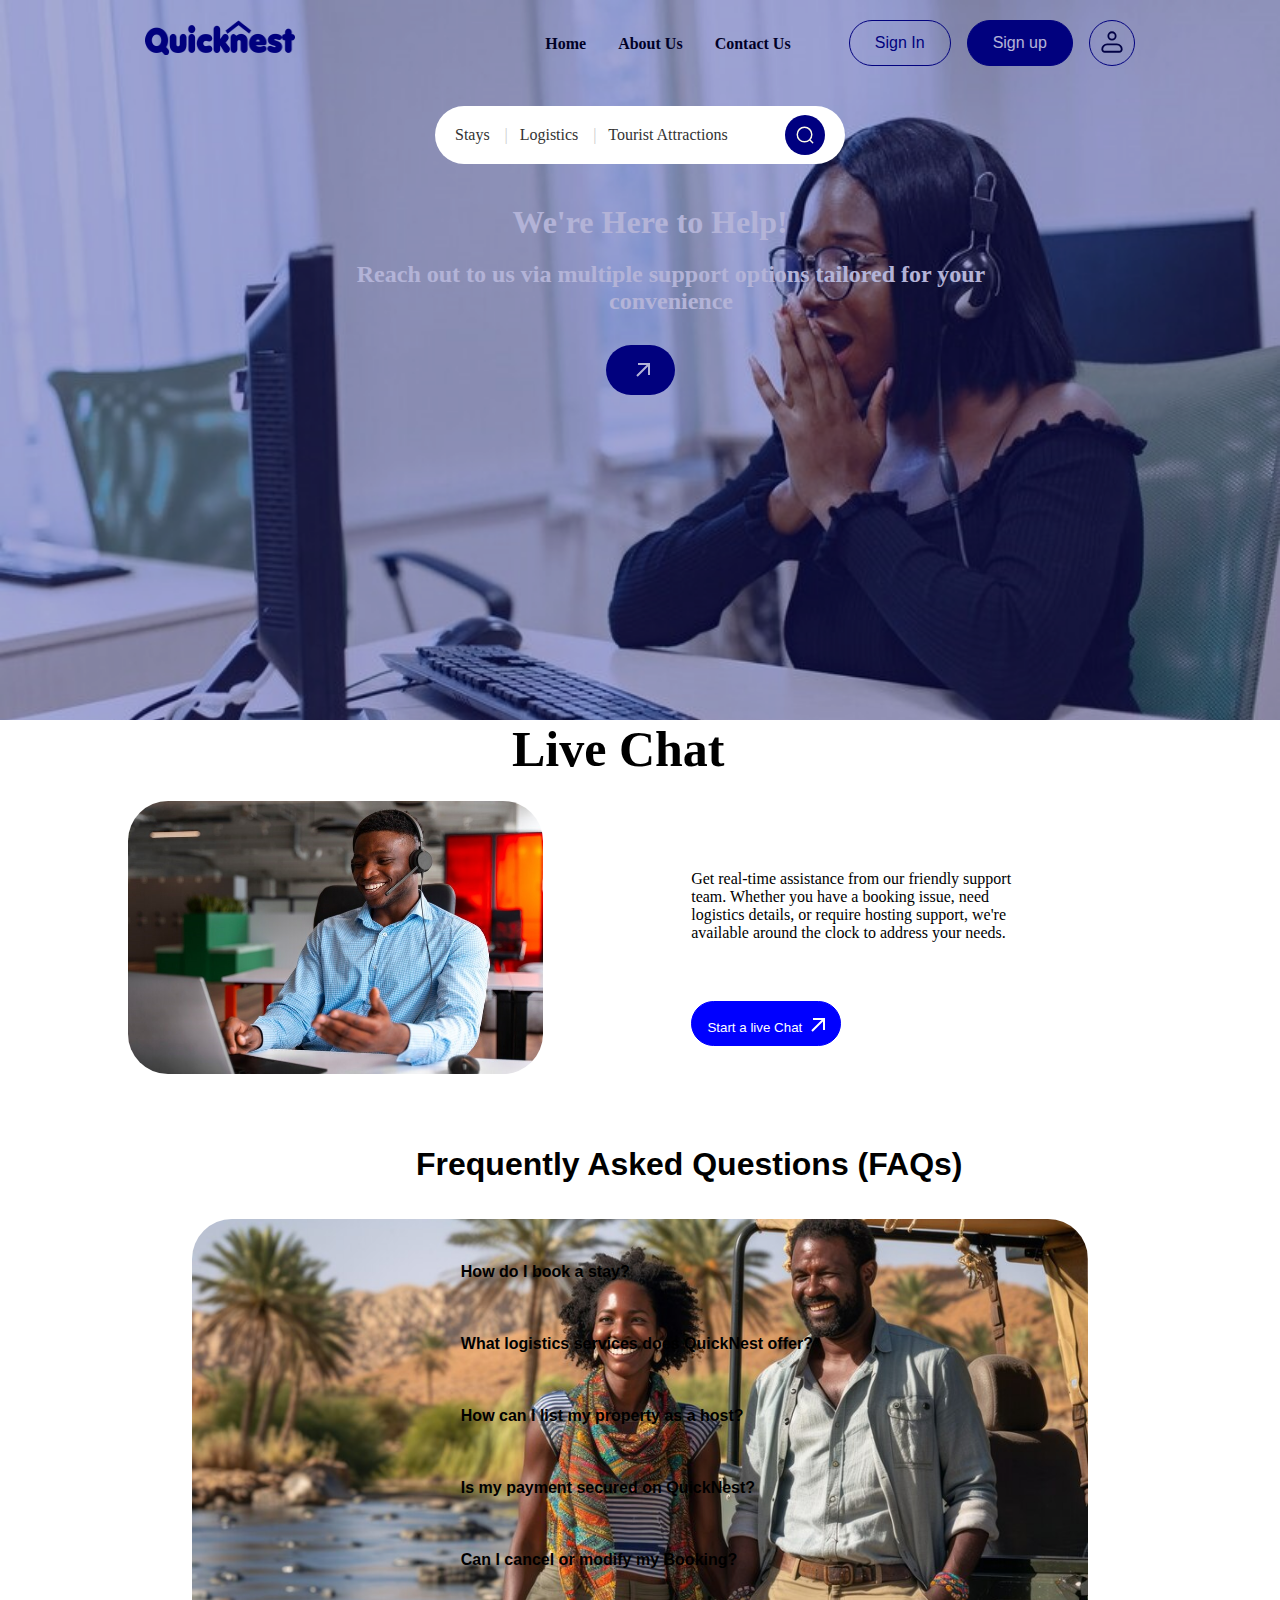
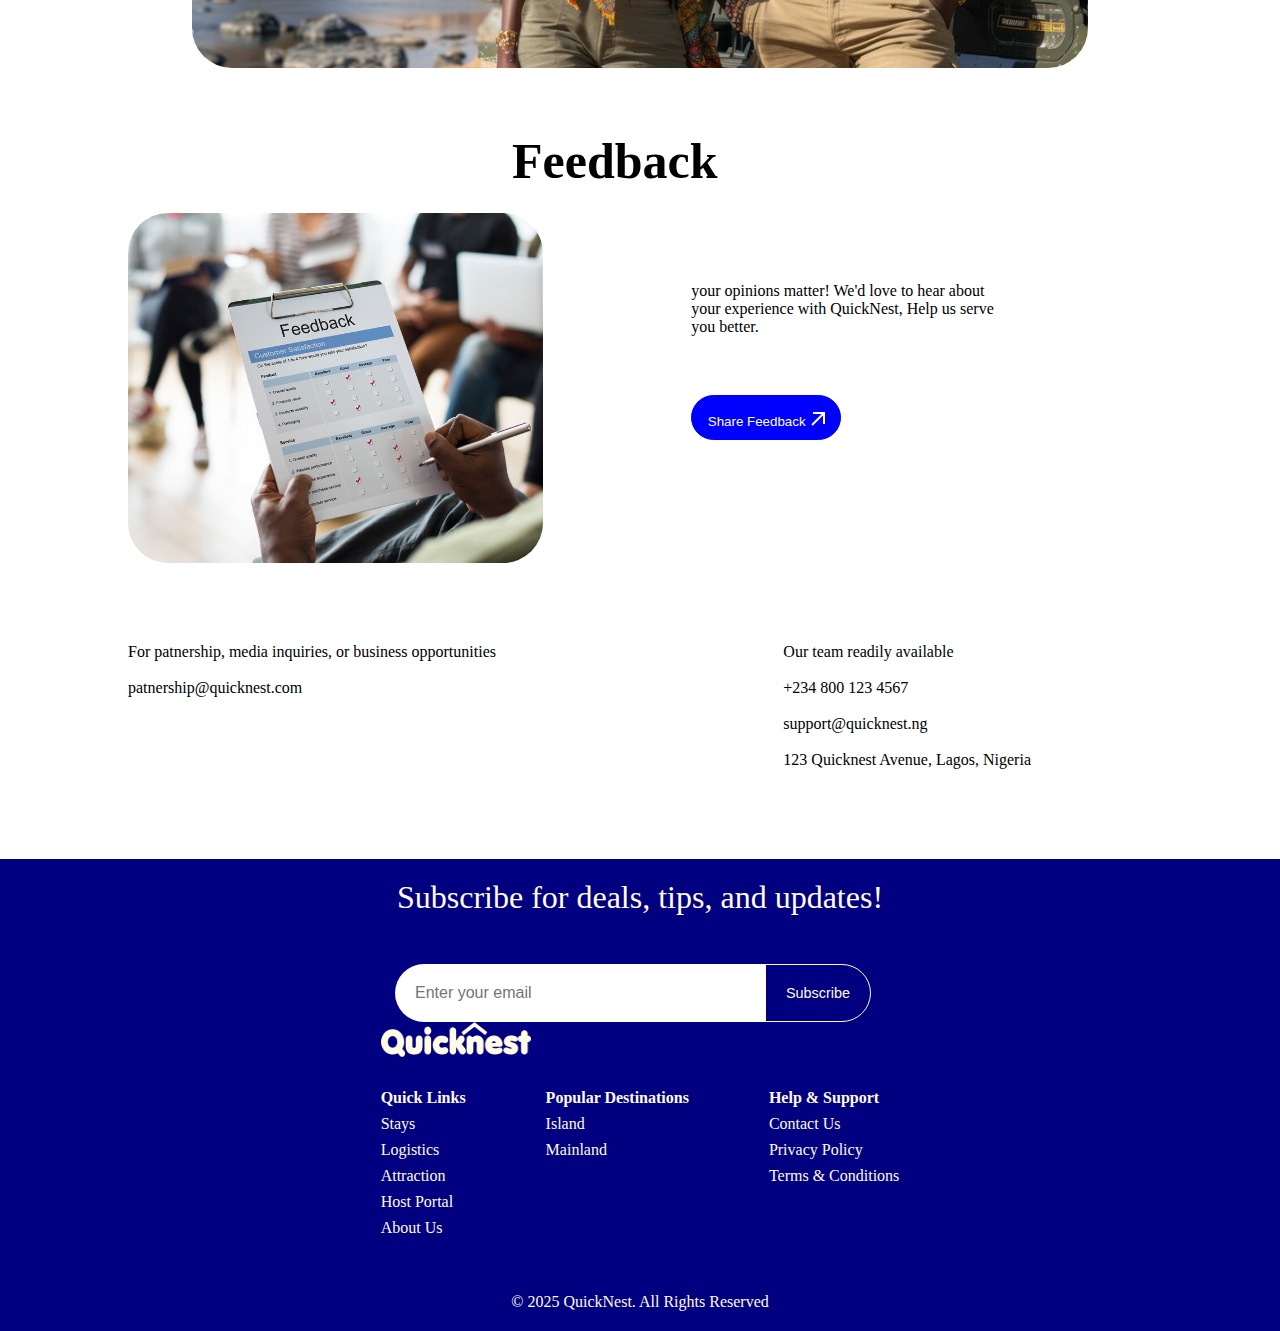
<file: contactus.html>
<!DOCTYPE html>
<html lang="en">
<head>
    <meta charset="UTF-8">
    <meta name="viewport" content="width=device-width, initial-scale=1.0">
    <link rel="stylesheet" href="contactus.css">
    <link rel="preconnect" href="https://fonts.googleapis.com">
    <link rel="preconnect" href="https://fonts.gstatic.com" crossorigin>
    <title>Document</title>
</head>
<body>
    <div class="hero-section">
        <header class="content">
            <img src="./images/image.png" alt="QuickNest logo" width="150" height="35">
            
            <div class="header-links content">
 <a href="./index.html">Home</a>
                        <a href="./About-Us/QuickNest.html">About Us</a>
                        <a href="./contactus.html">Contact Us</a>
                    </div>
        
                    <div class="header-buttons">
                        <button class="sign-in" onclick="window.location.href='./Log-in/log-in.html'">Sign In</button>
                        <button class="sign-up" onclick="window.location.href='./Sign-Up/Sign-up.html'">Sign up</button>
                <button class="acct-icon">
                    <svg width="30" height="30" viewBox="0 0 44 44" fill="none" xmlns="http://www.w3.org/2000/svg">
                    <path d="M7.71387 32.7141C7.71387 30.8197 8.46642 29.0029 9.80596 27.6634C11.1455 26.3238 12.9623 25.5713 14.8567 25.5713H29.1424C31.0368 25.5713 32.8537 26.3238 34.1932 27.6634C35.5327 29.0029 36.2853 30.8197 36.2853 32.7141C36.2853 33.6613 35.909 34.5698 35.2392 35.2395C34.5695 35.9093 33.6611 36.2856 32.7139 36.2856H11.2853C10.3381 36.2856 9.42969 35.9093 8.75991 35.2395C8.09014 34.5698 7.71387 33.6613 7.71387 32.7141Z" stroke="#00002D" stroke-width="2.67857" stroke-linejoin="round"/>
                    <path d="M21.9997 18.4282C24.9584 18.4282 27.3569 16.0297 27.3569 13.071C27.3569 10.1123 24.9584 7.71387 21.9997 7.71387C19.0411 7.71387 16.6426 10.1123 16.6426 13.071C16.6426 16.0297 19.0411 18.4282 21.9997 18.4282Z" stroke="#00002D" stroke-width="2.67857"/>
                    </svg>
                </button>
                
            </div>
        </header>

        <div class="search-bar">
            <form action="#">
                <div class="search-container">
                    <input type="text">
                    <div>Stays</div>
                    <div>Logistics</div>
                    <div>Tourist Attractions</div>
                    <svg width="30" height="30" viewBox="0 0 31 30" fill="none" xmlns="http://www.w3.org/2000/svg">
                        <path d="M21.6162 21.15L25.4662 25M24.25 14.375C24.25 16.8614 23.2623 19.246 21.5041 21.0041C19.746 22.7623 17.3614 23.75 14.875 23.75C12.3886 23.75 10.004 22.7623 8.24587 21.0041C6.48772 19.246 5.5 16.8614 5.5 14.375C5.5 11.8886 6.48772 9.50403 8.24587 7.74587C10.004 5.98772 12.3886 5 14.875 5C17.3614 5 19.746 5.98772 21.5041 7.74587C23.2623 9.50403 24.25 11.8886 24.25 14.375Z" stroke="#FFFBE6" stroke-width="1.875" stroke-linecap="round" stroke-linejoin="round"/>
                    </svg>
                </div>
            </form>
        </div>

        <div class="text-section content">
            <h1 class="help">We're Here to Help!</h1> 
       <h2 class="reach">Reach out to us via multiple support options tailored for your convenience</h2>
    
        </div>

        <div class="explore-button content">
            <button type="button"> <svg xmlns="http://www.w3.org/2000/svg" width="19" height="19" fill="white"><path d="M7 7h8.586L5.293 17.293l1.414 1.414L17 8.414V17h2V5H7v2z"/></svg></button>
        </div>

    </div>

    
    <section class="second">
        <div class="s-sec">
        <h1>Live Chat</h1>
        
        <div class="grid-container">
            <div class="grid-item1">
<img src="images/left-card-image-2.jpg" alt="" srcset="">
            </div>
            <div class="grid-item2">
                <p>Get real-time assistance from our friendly support team. Whether you have a booking issue,
                    need logistics details, or require hosting support, we're available around the clock to address your needs.
                        </p> <br> <br>
                         <button type="button">Start a live Chat <svg xmlns="http://www.w3.org/2000/svg" width="19" height="19" fill="white"><path d="M7 7h8.586L5.293 17.293l1.414 1.414L17 8.414V17h2V5H7v2z"/></svg></button> 
            </div>
        </div>
    </section>
    <section class="third">
        <h1>Frequently Asked Questions (FAQs)</h1><Br></Br>
        <div class="faq">
<h4>How do I book a stay?</h4><br><br><br>
<h4>What logistics services does QuickNest offer?</h4><br><br><br>
<h4>How can I list my property as a host?</h4><br><br><br>
<h4>Is my payment secured on QuickNest?</h4><br><br><br>
<h4>Can I cancel or modify my Booking?</h4><br><br><br>
        </div>
    </section>
    <section class="feed">
        <h1>Feedback</h1>
    <div class="grid-container">
        
        <div class="grid-item1">
<img src="images/IMG-20250104-WA0015.jpg" alt="" srcset="">
        </div>
        <div class="grid-item2">
            <p>
        your opinions matter! We'd love to hear about your experience with QuickNest, Help us serve you better. 
            </p><br> <br>
                    <button type="button"> Share Feedback<svg xmlns="http://www.w3.org/2000/svg" width="19" height="19" fill="white"><path d="M7 7h8.586L5.293 17.293l1.414 1.414L17 8.414V17h2V5H7v2z"/></svg></button>
        </div>
    </div>
          
          
          
            
        
        <div class="grid-container3">      
        <div class="grid-item3">
          <p>For patnership, media inquiries, or business opportunities</p><br>
          <p>patnership@quicknest.com</p>
        </div>
        <div class="grid-item4">


          <p>Our team readily available</p><br>
          <p>+234 800 123 4567</p><br>
          <p>support@quicknest.ng</p><br>
          <p>123 Quicknest Avenue, Lagos, Nigeria</p>
        </div> 
        </div> 

        
        

        
        
    </section>
    <footer>
        <div id="footer-heading">
            <h1>Subscribe for deals, tips, and updates!</h1>
        </div>

        <div id="subscribe">
            <input type="email" id="email-field" placeholder="Enter your email">
            <input type="button" value="Subscribe">
        </div>

        <div id="links-section">
            <div id="icon-section">
                <img src="images/footer logo.png" alt="logo" width="150" height="35">
                
                <div id="icons">
                    <span style="color: #fffbe6;">
                        <i class="fa-brands fa-x-twitter fa-lg"></i>
                    </span>

                    <span style="color: #fffbe6;">
                        <i class="fa-brands fa-linkedin-in fa-lg"></i>
                    </span>

                    <span style="color: #fffbe6;">
                        <i class="fa-brands fa-facebook fa-lg"></i>
                    </span>
                </div>
            </div>

            <div id="footer-links-section">
                
                
                <div id="first-link-section">
                    <h4>Quick Links</h4>
                    <p>Stays</p>
                    <p>Logistics</p>
                    <p>Attraction</p>
                    <p>Host Portal</p>
                    <p>About Us</p>
                </div>

                <div id="second-link-section">
                    <h4>Popular Destinations</h4>
                    <p>Island</p>
                    <p>Mainland</p>
                </div>

                <div id="third-link-section">
                    <h4>Help & Support</h4>
                    <p>Contact Us</p>
                    <p>Privacy Policy</p>
                    <p>Terms & Conditions</p>
                </div>
            </div>
        

            <p  id="copyright">&copy; 2025 QuickNest. All Rights Reserved</p>
    </footer>

   
          
</body>
</html>
</file>
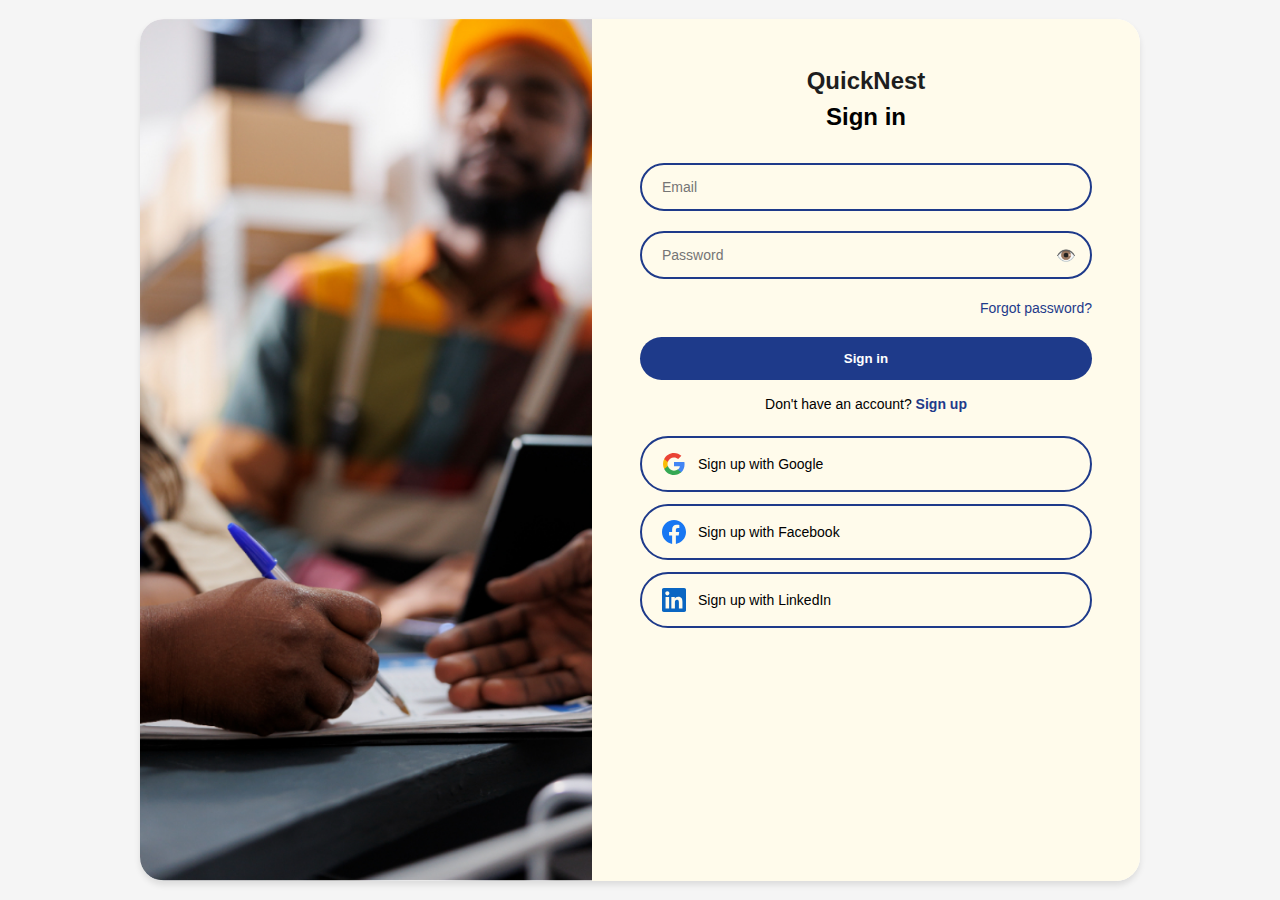
<file: Log-in/log-in.html>
<!DOCTYPE html>
<html lang="en">
<head>
    <meta charset="UTF-8">
    <meta name="viewport" content="width=device-width, initial-scale=1.0">
    <title>Sign-in</title>
    <link rel="stylesheet" href="log-in.css">
</head>
<body>
     
    <div class="container">
        <div class="image-section">
            <img src="./log-in Image/log in.png" alt="People taking selfie">
        </div>
        <div class="form-section">
            <div class="logo-section">
                <h1>QuickNest</h1>
                <h2>Sign in</h2>
            </div>

            <div class="error-message" id="errorMessage"></div>

            <form id="loginForm">
                <div class="form-container"></div>
                <div class="input-group">
                    <input type="email" id="email" placeholder="Email" required>
                </div>
                <div class="input-group">
                    <input type="password" id="password" placeholder="Password" required>
                    <span class="password-toggle" id="passwordToggle">👁️</span>
                </div>

                <div class="forgot-password">
                    <a href="#">Forgot password?</a>
                </div>

                <button type="submit" class="sign-in-btn" id="signInBtn">Sign in</button>

                <div class="signup-link">
                    Don't have an account? <a href="https://github.com/Techgiant0/QuickNest/tree/main/Sign-Up">Sign up</a>
                </div>

                <div class="social-buttons">
                    <button type="button" class="social-btn">
                        <img src="data:image/svg+xml,%3Csvg xmlns='http://www.w3.org/2000/svg' width='24' height='24' viewBox='0 0 24 24'%3E%3Cpath fill='%234285F4' d='M22.56 12.25c0-.78-.07-1.53-.2-2.25H12v4.26h5.92c-.26 1.37-1.04 2.53-2.21 3.31v2.77h3.57c2.08-1.92 3.28-4.74 3.28-8.09z'/%3E%3Cpath fill='%2334A853' d='M12 23c2.97 0 5.46-.98 7.28-2.66l-3.57-2.77c-.98.66-2.23 1.06-3.71 1.06-2.86 0-5.29-1.93-6.16-4.53H2.18v2.84C3.99 20.53 7.7 23 12 23z'/%3E%3Cpath fill='%23FBBC05' d='M5.84 14.09c-.22-.66-.35-1.36-.35-2.09s.13-1.43.35-2.09V7.07H2.18C1.43 8.55 1 10.22 1 12s.43 3.45 1.18 4.93l2.85-2.22.81-.62z'/%3E%3Cpath fill='%23EA4335' d='M12 5.38c1.62 0 3.06.56 4.21 1.64l3.15-3.15C17.45 2.09 14.97 1 12 1 7.7 1 3.99 3.47 2.18 7.07l3.66 2.84c.87-2.6 3.3-4.53 6.16-4.53z'/%3E%3C/svg%3E" alt="Google">
                        <span>Sign up with Google</span>
                    </button>
                    <button type="button" class="social-btn">
                        <img src="data:image/svg+xml,%3Csvg xmlns='http://www.w3.org/2000/svg' width='24' height='24' viewBox='0 0 24 24'%3E%3Cpath fill='%231877F2' d='M24 12.073c0-6.627-5.373-12-12-12s-12 5.373-12 12c0 5.99 4.388 10.954 10.125 11.854v-8.385H7.078v-3.47h3.047V9.43c0-3.007 1.792-4.669 4.533-4.669 1.312 0 2.686.235 2.686.235v2.953H15.83c-1.491 0-1.956.925-1.956 1.874v2.25h3.328l-.532 3.47h-2.796v8.385C19.612 23.027 24 18.062 24 12.073z'/%3E%3C/svg%3E" alt="Facebook">
                        <span>Sign up with Facebook</span>
                    </button>
                    <button type="button" class="social-btn">
                        <img src="data:image/svg+xml,%3Csvg xmlns='http://www.w3.org/2000/svg' width='24' height='24' viewBox='0 0 24 24'%3E%3Cpath fill='%230A66C2' d='M20.447 20.452h-3.554v-5.569c0-1.328-.027-3.037-1.852-3.037-1.853 0-2.136 1.445-2.136 2.939v5.667H9.351V9h3.414v1.561h.046c.477-.9 1.637-1.85 3.37-1.85 3.601 0 4.267 2.37 4.267 5.455v6.286zM5.337 7.433c-1.144 0-2.063-.926-2.063-2.065 0-1.138.92-2.063 2.063-2.063 1.14 0 2.064.925 2.064 2.063 0 1.139-.925 2.065-2.064 2.065zm1.782 13.019H3.555V9h3.564v11.452zM22.225 0H1.771C.792 0 0 .774 0 1.729v20.542C0 23.227.792 24 1.771 24h20.451C23.2 24 24 23.227 24 22.271V1.729C24 .774 23.2 0 22.222 0h.003z'/%3E%3C/svg%3E" alt="LinkedIn">
                        <span>Sign up with LinkedIn</span>
                    </button>
                </div>
            </form>
        </div>
    </div>
    <script src="https://code.jquery.com/jquery-3.6.4.min.js"></script>
    <script src="log-in.js"></script>
</body>
</html>
</file>
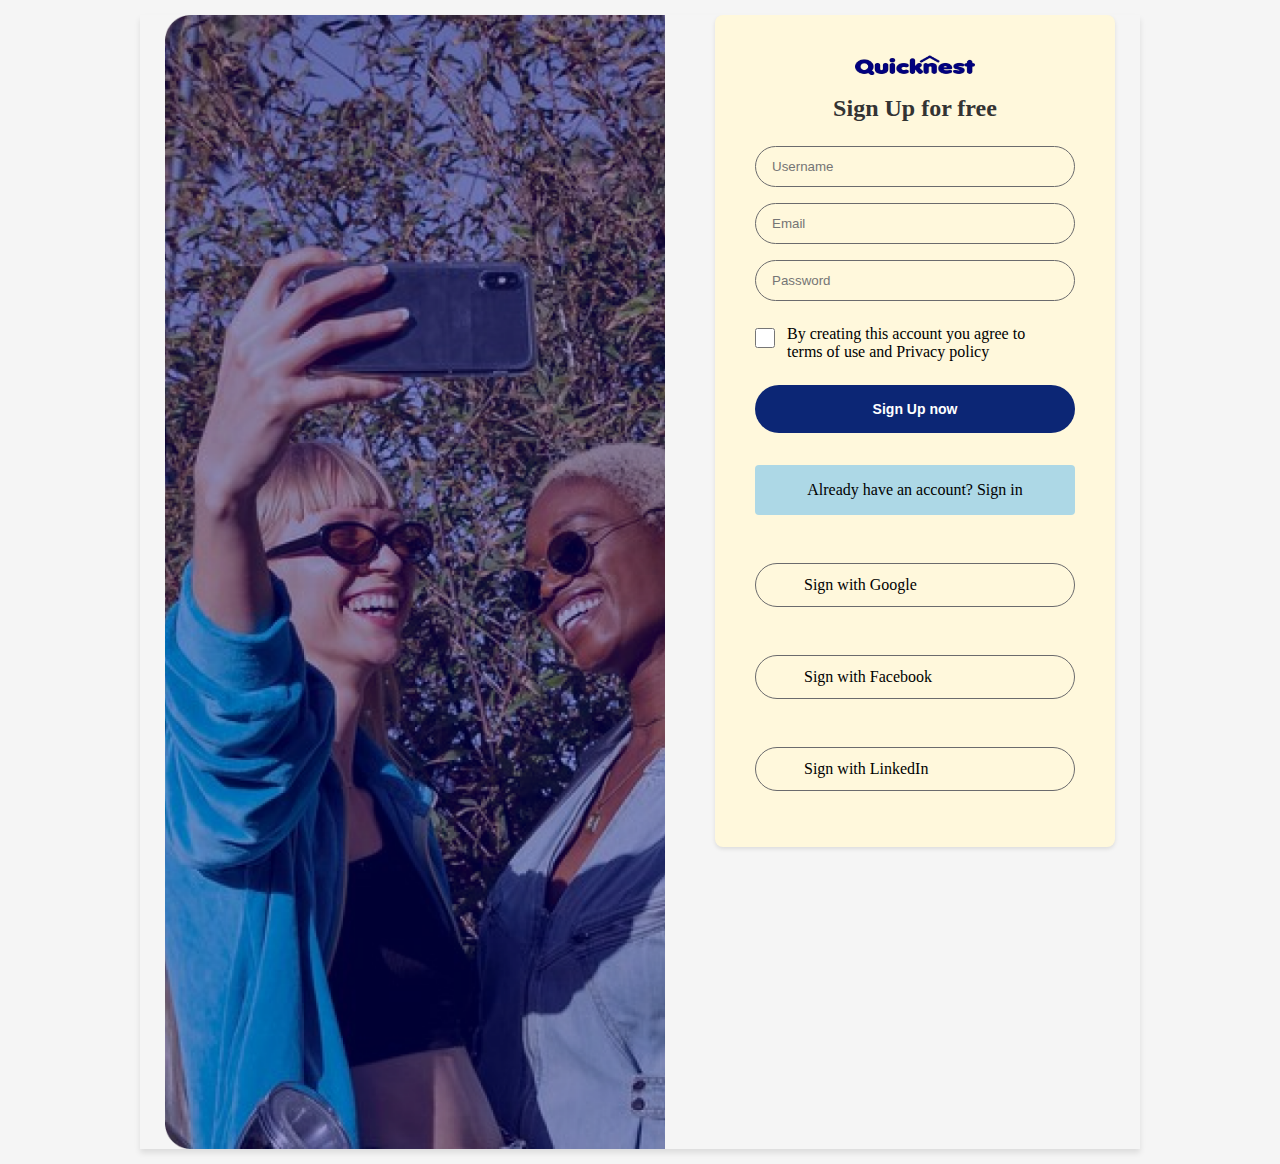
<file: Sign-Up/Sign-up.html>
<!DOCTYPE html>
<html lang="en">
<head>
    <meta charset="UTF-8">
    <meta name="viewport" content="width=device-width, initial-scale=1.0">
    <title>Sign Up</title>
    <link rel="stylesheet" href="sign-up.css">
    <link rel="stylesheet" href="https://cdnjs.cloudflare.com/ajax/libs/font-awesome/6.7.0/css/all.min.css" integrity="sha512-9xKTRVabjVeZmc+GUW8GgSmcREDunMM+Dt/GrzchfN8tkwHizc5RP4Ok/MXFFy5rIjJjzhndFScTceq5e6GvVQ==" crossorigin="anonymous" referrerpolicy="no-referrer" /> 
</head>
<body>
</head>
<body>
    <div class="main-container">
        <div>
            <img src="./QuickNest image 2/Signup.png" alt="Signup" class="img">
        </div>
        <div class="container">
            <div>
                <img src="./QuickNest image 2/logo.png" alt="logo" class="logo">
                <h2>Sign Up for free</h2>
            </div>
            <form id="signupForm" class="form">
                <div id="error-message"></div>
                 <input type="text" placeholder="Username" name="username" id="username" required>
                <input type="email" placeholder="Email" name="email" id="email" required>
                <div class="eye">
                    <input type="password" placeholder="Password" name="password" required id="password">
                    <i class="fa fa-eye-slash" id="eye-toggle"></i>
                </div>
                <div class="agree">
                    <input type="checkbox" name="terms" required id="termsCheckbox">
                    <p>By creating this account you agree to <br>terms of use and Privacy policy</p>
                </div>
                <button type="submit">
                    <span class="spinner"></span>
                    <span class="button-text">Sign Up now</span>
                </button>
                <p class="acct">Already have an account? <a href="#">Sign in</a></p>
                <div class="social">
                    <i class="fab fa-google"></i>
                    <a href="#">Sign with Google</a>
                </div>
                <div class="social">
                    <i class="fab fa-facebook"></i>
                    <a href="#">Sign with Facebook</a>
                </div>
                <div class="social">
                    <i class="fab fa-linkedin"></i>
                    <a href="#">Sign with LinkedIn</a>
                </div>
            </form>
        </div>
    </div>
    <script src="https://code.jquery.com/jquery-3.6.4.min.js"></script>
    <script src="sign-up.js"></script>
</body>
</html>
</file>
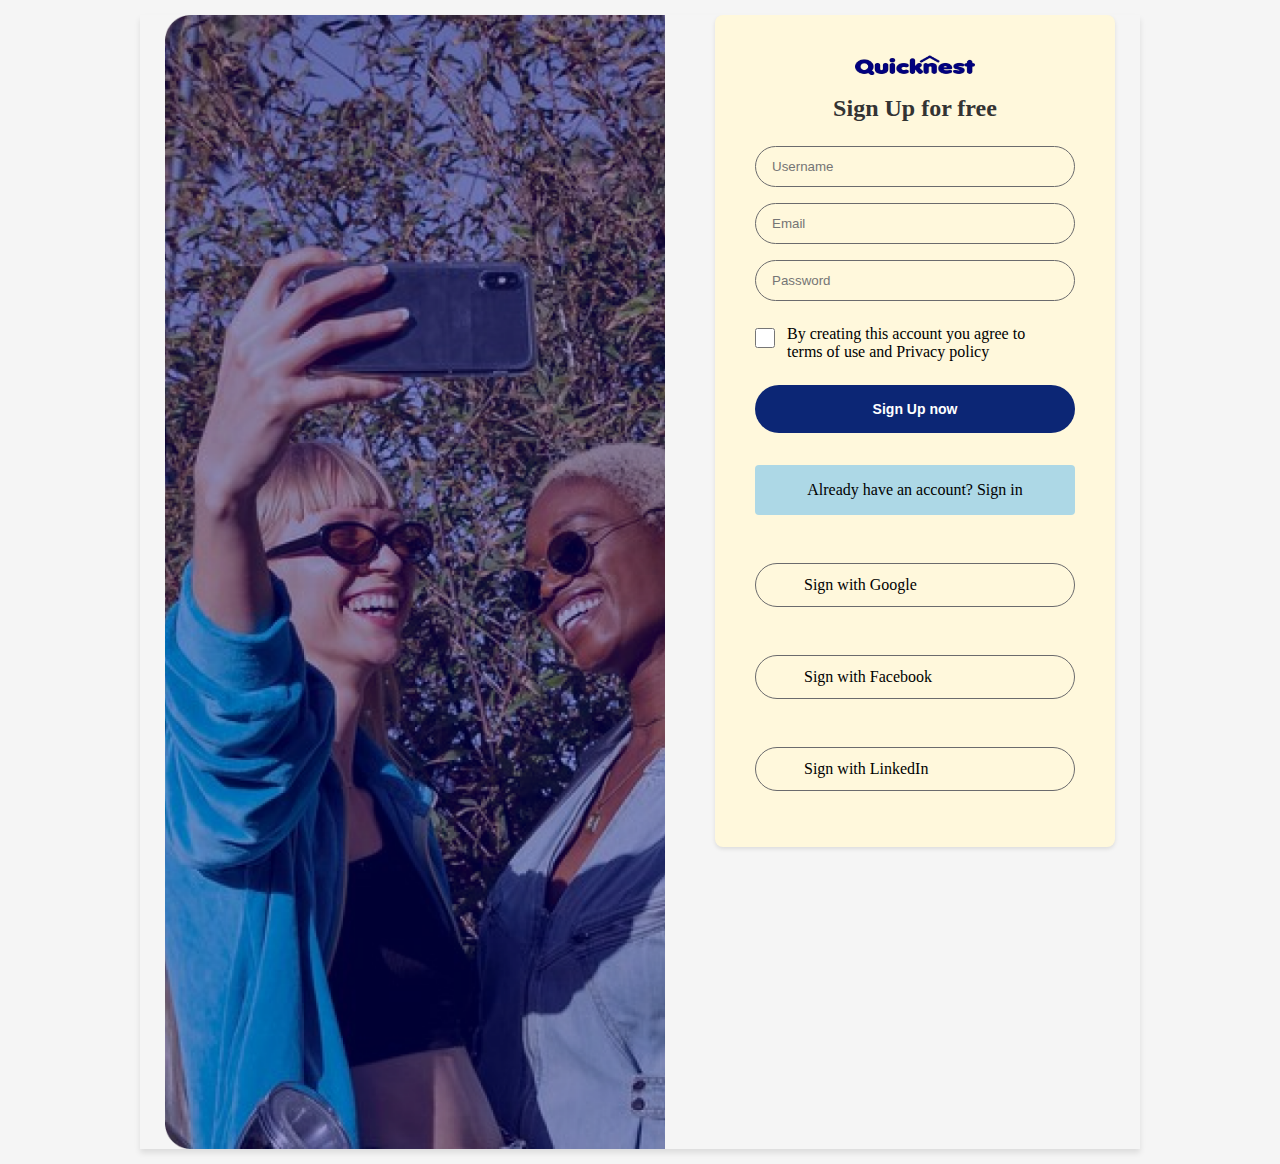
<file: TechCrush Capstone Projest/Sign-Up/Sign-up.html>
<!DOCTYPE html>
<html lang="en">
<head>
    <meta charset="UTF-8">
    <meta name="viewport" content="width=device-width, initial-scale=1.0">
    <title>Sign Up</title>
    <link rel="stylesheet" href="sign-up.css">
    <link rel="stylesheet" href="https://cdnjs.cloudflare.com/ajax/libs/font-awesome/6.7.0/css/all.min.css" integrity="sha512-9xKTRVabjVeZmc+GUW8GgSmcREDunMM+Dt/GrzchfN8tkwHizc5RP4Ok/MXFFy5rIjJjzhndFScTceq5e6GvVQ==" crossorigin="anonymous" referrerpolicy="no-referrer" /> 
</head>
<body>
</head>
<body>
    <div class="main-container">
        <div>
            <img src="./QuickNest image 2/Signup.png" alt="Signup" class="img">
        </div>
        <div class="container">
            <div>
                <img src="./QuickNest image 2/logo.png" alt="logo" class="logo">
                <h2>Sign Up for free</h2>
            </div>
            <form id="signupForm" class="form">
                <div id="error-message"></div>
                 <input type="text" placeholder="Username" name="username" required>
                <input type="email" placeholder="Email" name="email" required>
                <div class="eye">
                    <input type="password" placeholder="Password" name="password" required id="password">
                    <i class="fa fa-eye-slash" id="eye-toggle"></i>
                </div>
                <div class="agree">
                    <input type="checkbox" name="terms" required id="termsCheckbox">
                    <p>By creating this account you agree to <br>terms of use and Privacy policy</p>
                </div>
                <button type="submit">
                    <span class="spinner"></span>
                    <span class="button-text">Sign Up now</span>
                </button>
                <p class="acct">Already have an account? <a href="#">Sign in</a></p>
                <div class="social">
                    <i class="fab fa-google"></i>
                    <a href="#">Sign with Google</a>
                </div>
                <div class="social">
                    <i class="fab fa-facebook"></i>
                    <a href="#">Sign with Facebook</a>
                </div>
                <div class="social">
                    <i class="fab fa-linkedin"></i>
                    <a href="#">Sign with LinkedIn</a>
                </div>
            </form>
        </div>
    </div>
    <script src="sign-up.js"></script>
</body>
</html>
</file>
<file: contactus.css>
*{
    padding: 0;
    margin: 0;
    box-sizing: border-box;
}


.s-sec h1{
    
    font-size: 50px;
    margin-left: 40%;

}
.third{
    font-family: Verdana, Geneva, Tahoma, sans-serif;
    margin-left: 15%;
    margin-right: 15%;
}
.faq{
    background-image:  url("images/IMG-20250104-WA0027.jpg");
    background-size: cover;
    background-repeat: no-repeat;
    background-position: center;
    border-radius: 40px;
    
    padding-top: 5%;
    padding-bottom: 5%;
    padding-left: 30%;
}
.third h1 {
    margin-left: 25%;
}

.feed img{
    width: 70%;
    height:70% ;
    border-radius: 40px;
    position: relative;
    margin-right: 10%;
    
}

body{
  font-family: "Montserrat", serif;
  font-optical-sizing: auto;
  font-style: normal;
  overflow-x: hidden;
}

.hero-section{
    position: relative;
    padding: 20px;
    height: 80vh;
    margin: 0 auto;
    background-image: url("images/IMG-20250104-WA0013.jpg");
    background-size: cover;
    background-repeat: no-repeat;
    
    
    

}

.hero-section::before {
    content: '';
    position: absolute;
    top: 0;
    left: 0;
    width: 100%;
    height: 100%;
    background-color: rgba(2, 2, 124, 0.3); 
    z-index: 1;
}




header{
    display: flex;
    justify-content: space-around;
}

.header-links{
    display: flex;
    margin-top: 15px;
    gap: 2rem;
    margin-right: -12rem;
}

.header-links > a{
    font-weight: 600;
    text-decoration: none;
}

.header-links > a:link{
    color: #000000;
    background-color: transparent;
}

.header-links > a:visited{
    color: #000080;
    background-color: transparent;
}

.header-links > a:hover{
    color: blue;
    transition: 0.5s;
    background-color: transparent;
}

.header-links > a:active{
    color: #0707a3;
    background-color: transparent;
}

.header-buttons{
    display: flex;
    gap: 1rem;
}

.header-buttons > .sign-in{
    padding: 13px 25px; 
    font-size: 1rem;
    border: 1px solid #000080;
    color: #000080;
    background-color: transparent;
    border-radius: 30px;
    transition: 0.3s;
}

.header-buttons > .sign-in:hover{
    background-color: #000080;
    color:white;
    cursor: pointer;
}

.header-buttons > .sign-up{
    padding: 13px 25px;
    font-size: 1rem;
    border: 1px solid #000080;
    color: white;
    background-color: #000080;
    border-radius: 30px;
    transition: 0.3s;
}

.header-buttons > .sign-up:hover{
    background-color: #000099;
    color:white;
    cursor: pointer;
}

.acct-icon{
    border-radius: 50%;
    padding: 5px 7px;
    background-color: transparent;
    border: 1px solid #000080;
    transition: 0.3s;
}

.acct-icon:hover{
    background-color: #000080;
    cursor: pointer;
}

.search-bar {
    max-width: 450px;
    margin: 40px auto;
    padding: 0 20px;
}
  
.search-bar form {
    position: relative;
    z-index: 10;
}
  
.search-container {
    background-color: white;
    border-radius: 30px;
    padding: 5px 5px;
    display: flex;
    align-items: center;
}
  
.search-container input {
    border: none;
    outline: none;
    padding: 15px 0;
    font-size: 16px;
    width: 0;
}
  
.search-container div {
    padding: 0 15px;
    font-size: 16px;
    color: #333;
    position: relative;
}

.search-container div:not(:last-of-type)::after {
    content: "|";
    position: absolute;
    right: -3px;
    color: #ccc;
}
  
.search-container svg {
    position: absolute;
    right: 20px;
    top: 50%;
    transform: translateY(-50%);
    width: 40px;
    height: 40px;
    padding: 8px;
    background-color: #000080;
    border-radius: 50%;
    cursor: pointer;
    transition: background-color 0.3s ease;
}
  
.search-container svg:hover {
    background-color: #333;
}

.text-section{
    text-align: center;
    display: flex;
    flex-direction: column;
    justify-content: center;
    align-items: center;
}

.text-section h1{
    color: white;
    margin-left: 20px;
}

.text-section h2{
    color: white;
    /* font-weight:600 ; */
    margin-top: 20px;
    width: 60%;
    margin-left:5%;
}

.explore-button{
    display: flex;
    justify-content: center;
    margin: 30px 0;
}
.grid-container{
    display: grid;
    grid-template-columns: 1fr 1fr ;
    grid-gap:10% ;
    margin: 0 10%;
}
.grid-item1 img{
width: 90%;
height: 90%;
border-radius: 40px;
margin-top: 5%;
}

.grid-item2 p{
width: 70%;
margin-top: 20%;
}
.grid-item2 button{
    background-color: blue;
    color: white;
    border:1px solid blue;
    margin-top: 5%;
    height: 45px;
    width: 150px;
    border-radius:30px ;
    cursor: pointer;
}
.grid-item4{
    margin-left: 20%;
}
.grid-container3{
    display: grid;
    grid-template-columns: 1fr 1fr ;
    grid-gap:10% ;
    margin: 0 10%;
    margin-top: 5%;
}
.third{
    margin-top: 5%;
}
.feed{
    margin-top: 5%;
    margin-bottom: 7%;
}
.feed h1 {
    margin-left: 40%;
    font-size: 50px;
}
.mobile{
    visibility: hidden;
}

footer{
    background-color: #000080;
    display: flex;
    justify-content: center;
    align-items: center;
    flex-direction: column;
    padding: 20px;
}

#footer-heading{
    text-align: center;
    color: #fffbe6;
    width: 40%;
    margin-bottom: 3rem;
}

#footer-heading h1{
    font-weight: 500;
}

#subscribe{
    position: relative;
    
}

#email-field{
    border: none;
    padding: 20px;
    outline: none;
    width: 400px;
    font-size: 16px;
    border-top-left-radius: 30px;
    border-bottom-left-radius: 30px;
    margin-left: -90px;
}

input[type='button']{
    padding: 20px;
    position: relative;
    left:280px;
    bottom: 0px ;
    background-color: #000080;
    color: #fffbe6;
    border: 1px solid #fffbe6;
    border-top-right-radius: 30px;
    border-bottom-right-radius: 30px;
    font-size: 0.9rem;
    cursor: pointer;
    transition: 0.3s;
}

input[type='button']:hover{
    background-color: #000099;
}

#links-section footer{
    background-color: #000080;
    display: flex;
    justify-content: center;
    align-items: center;
    flex-direction: column;
    padding: 20px;
}

#footer-heading{
    text-align: center;
    color: #fffbe6;
    width: 40%;
    margin-bottom: 3rem;
}

#footer-heading h1{
    font-weight: 500;
}

#subscribe{
    position: relative;
}

#email-field{
    border: none;
    padding: 20px;
    outline: none;
    width: 400px;
    font-size: 16px;
    border-top-left-radius: 30px;
    border-bottom-left-radius: 30px;
    margin-left: -90px;
}

input[type='button']{
    padding: 20px;
    position: absolute;
    background-color: #000080;
    color: #fffbe6;
    border: 1px solid #fffbe6;
    border-top-right-radius: 30px;
    border-bottom-right-radius: 30px;
    font-size: 0.9rem;

    display: flex;
    justify-content: center;
    gap: 15rem;
    margin-top: 5rem;
}

#icon-section{
    display: flex;
    flex-direction: column;
    gap: 1.5rem;
    margin-bottom: .5rem;
}


#icons{
    display: flex;
    gap: 2rem;
    
}

#first-link-section{
    color: #fffbe6;
}

#first-link-section > p{
    margin-bottom: .5rem;
    font-weight: 200;
}

#first-link-section > h4{
    margin-bottom: .5rem;
}

#second-link-section{
    color: #fffbe6;
}

#second-link-section > p{
    margin-bottom: .5rem;
    font-weight: 200;
}

#second-link-section > h4{
    margin-bottom: .5rem;
}

#third-link-section{
    color: #fffbe6;
}

#third-link-section > p{
    margin-bottom: .5rem;
    font-weight: 200;
}

#third-link-section > h4{
    margin-bottom: .5rem;
}

#footer-links-section{
    display: flex;
    gap: 5rem;
}

#copyright{
    color: #fffbe6;
    font-weight: 200;
    text-align: center;
    margin-top: 3rem;
}
.explore-button{
    display: flex;
    justify-content: center;
    margin: 30px 0;

}

.explore-button button{
    background-color: #000080;
    border: none;
    padding: 13px 25px;
    color: white;
    border-radius: 30px;
    font-size: 20px;
    transition: 0.3s;
}

.explore-button button:hover{
    background-color: #000099;
    color: whitesmoke;
    cursor: pointer;
}

  
  
   
  
  @media(width <= 768px) {
   
.search-container {
    position: relative;
    right: 10%;
}
.grid-container{
    grid-template-columns: unset;
}
.header-buttons{
    visibility: hidden;
    flex: none;

}
.header-links{
    visibility: hidden;
    flex: none;
}
body {
  
   
  align-items: center;
  align-content: center; 
}
.faq{
align-items: start;
    border-radius: 0;
    width: 140%;
    position: relative;
right: 21%; 
}

.third h4{
  width: 120%;
  position:relative ;
  right: 25%;
  font-size: 12px;
 
}
.search-container{
    width: 310px;
    padding: 5px 0;
    
}


  
.search-container div {
    padding: 0 10px;
    font-size: 16px;
    color: #333;
    position: relative;
    
    
}
.search-bar {
    max-width: 450px;
    margin: 0px auto;
    padding: 0 20px;
    margin-right: -100px;
}
.text-section h2{
    font-size: 15px;
    width: 100%;



}
.text-section h1 {
    font-size: 31px;
    margin-top: 10px;
}
.hero-section img{
    margin-right: 50%;
    width: 20px;
    height: 20px;
    position: absolute;
}
.mobile{
 visibility: visible; 
 
 margin-right: 30%; 
}
.search-container input {
    border: none;
    outline: none;
    padding: 15px 0;
    font-size: 10px;
    width: 0;
    
    
}


.s-sec h1{
    position: relative;
    font-size: 30px;
    right:40px ;
    margin-bottom: 20px;
    margin-top: 20px;
    

}
.s-sec img{
    
    width: 110%;
    height: 110%;
    position: relative;
    right: 5%;
    
}
.s-sec p {
   margin-left: 10%;
   width: 90%; 
   margin-bottom: 40%;
}
.grid-item2 button {
    position: relative;
    bottom: 30%;
    width: 80%;
    margin-left: 10%;
}
.feed h1{
    position: relative;
    right: 15%;
    font-size: 40px;
}
.feed img {
    width: 110%;
    height: 110%;
    margin-right: 20%;
    position: relative;
    right: 5%;
}
.grid-item2 p {
    width: 100%;
    margin-bottom: 10%;
}
.grid-item2 button {
    margin-top: 20%;
}
.grid-container3{
    grid-template-columns: none;
}
.grid-item4 p{
   margin-right: 30%; 
   width: 90%;
}
.grid-item3 p {
    width: 100%;
    margin-left: 12%;
}
.grid-item4{
    margin-right: 5%;
}
.search-container svg {
    width: 30px;
    height: 30px;
    position: relative;
    left: 0px;
    top: 15px;
}
.hero-section img {
    width: 100px;
    height: 30px;
    top: 10px;
    left: 5px;
}
.hero-section{
    background-size:auto;
    background-repeat: no-repeat;
}
#icon-section img {
    position: relative;
    top: 20%;
}
#links-section{
    display: flex;
    gap: 2rem;
    flex-direction: column;
}

#footer-links-section{
    display: flex;
    flex-direction: column;
    gap: 2rem !important;
}

#footer-heading{
    text-align: center;
    color: #fffbe6;
    width: 80%;
    margin-bottom: 3rem;
}

#first-link-section{
    text-align: center;
    color: #fffbe6;
}

#first-link-section > p{
    text-align: center;
    margin-bottom: .5rem;
    font-weight: 200;
}

#first-link-section > h4{
    margin-bottom: .5rem;
}

#second-link-section{
    text-align: center;
    color: #fffbe6;
}

#second-link-section > p{
    text-align: center;
    margin-bottom: .5rem;
    font-weight: 200;
}

#second-link-section > h4{
    margin-bottom: .5rem;
}

#third-link-section{
    text-align: center;
    color: #fffbe6;
}

#third-link-section > p{
    text-align: center;
    margin-bottom: .5rem;
    font-weight: 200;
}

#third-link-section > h4{
    margin-bottom: .5rem;
}

#footer-links-section{
    display: flex;
    gap: 5rem;
}

#icon-section{
    display: flex;
    flex-direction: column;
    align-items: center;
    gap: 1.5rem;
}

#subscribe{
    display: flex;
    justify-content: center;
    align-items: center;
    margin-bottom: 3rem;
}

#email-field{
    border: none;
    padding: 20px;
    outline: none;
    width: 300px;
    font-size: 16px;
    border-radius: 30px;
    margin-left: 0;
}

input[type='button']{
    padding: 15px 30px;
    background-color: #000080;
    color: #fffbe6;
    border: 1px solid #fffbe6;
    border-radius: 30px;
    font-size: 0.9rem;
    cursor: pointer;
    transition: 0.3s;
    margin-top: 9rem;
}
#icon-section img {
    left: 5%;
    top: 20px;
}
#subscribe{
  display: none;  
}

      
}
</file>
<file: Log-in/log-in.css>
*{
    margin: 0;
    padding: 0;
    box-sizing: border-box;
    font-family: Arial, sans-serif;
}

body {
    min-height: 100vh;
    display: flex;
    align-items: center;
    justify-content: center;
    background-color: #f5f5f5;
    padding: 1rem;
}

.container {
    width: 100%;
    max-width: 1000px;
    display: flex;
    background: white;
    border-radius: 24px;
    overflow: hidden;
    box-shadow: 0 4px 6px rgba(0, 0, 0, 0.1);
}

.image-section {
    flex: 1;
    position: relative;
    display: none;
}

.image-section img {
    width: 100%;
    height: 100%;
    object-fit: cover;
}

.form-section {
    flex: 1;
    padding: 2.5rem;
    background-color: #FFFBEB;
}

.logo-section {
    text-align: center;
    margin-bottom: 2rem;
}

.logo-section h1 {
    color: #1E1E1E;
    font-size: 1.5rem;
    font-weight: bold;
    margin-bottom: 0.5rem;
}

.input-group {
    margin-bottom: 1.25rem;
    position: relative;
}

.input-group input {
    width: 100%;
    padding: 0.875rem 1.25rem;
    border: 2px solid #1e3a8a;
    border-radius: 50px;
    background: transparent;
    outline: none;
    font-size: 0.875rem;
}

.input-group input:focus {
    box-shadow: 0 0 0 2px rgba(30, 58, 138, 0.1);
}

.password-toggle {
    position: absolute;
    right: 1rem;
    top: 50%;
    transform: translateY(-50%);
    cursor: pointer;
    color: #666;
}

.forgot-password {
    text-align: right;
    margin-bottom: 1.25rem;
}

.forgot-password a {
    color: #1e3a8a;
    text-decoration: none;
    font-size: 0.875rem;
}

.sign-in-btn {
    width: 100%;
    padding: 0.875rem;
    background: #1e3a8a;
    color: white;
    border: none;
    border-radius: 50px;
    cursor: pointer;
    font-weight: bold;
    margin-bottom: 1rem;
}

.sign-in-btn:hover {
    background: #1e40af;
}

.sign-in-btn:disabled {
    opacity: 0.7;
    cursor: not-allowed;
}

.signup-link {
    text-align: center;
    margin-bottom: 1.5rem;
    font-size: 0.875rem;
}

.signup-link a {
    color: #1e3a8a;
    text-decoration: none;
    font-weight: bold;
}

.social-buttons {
    display: flex;
    flex-direction: column;
    gap: 0.75rem;
}

.social-btn {
    display: flex;
    align-items: center;
    gap: 0.75rem;
    padding: 0.875rem 1.25rem;
    border: 2px solid #1e3a8a;
    border-radius: 50px;
    background: transparent;
    cursor: pointer;
    font-size: 0.875rem;
}

.social-btn:hover {
    background: rgba(30, 58, 138, 0.05);
}

.social-btn img {
    width: 24px;
    height: 24px;
}

.error-message {
    background: #fee2e2;
    color: #dc2626;
    padding: 0.75rem;
    border-radius: 8px;
    margin-bottom: 1rem;
    font-size: 0.875rem;
    display: none;
}

@media (min-width: 768px) {
    .image-section {
        display: block;
    }

    .container {
        min-height: 600px;
    }

    .form-section {
        padding: 3rem;
    }
}
</file>
<file: Sign-Up/sign-up.css>
* {
    margin: 0;
    padding: 0;
    box-sizing: border-box;
}

body {
    background-color: #f5f5f5;
    min-height: 100vh;
    display: flex;
    align-items: center;
    justify-content: center;
    padding: 15px;
}

.main-container {
    display: flex;
    align-items: center;
    justify-content: center;
    overflow: hidden;
    width: 100%;
    max-width: 1000px;
    box-shadow: 0 4px 6px rgba(0, 0, 0, 0.1);
}

.img {
    max-width: 500px;
    height: auto;
    display: none; /* Hidden by default on smaller screens */
    margin-bottom: 2rem;
}

.container {
    width: 100%;
    max-width: 400px;
    background-color: cornsilk;
    text-align: center;
    padding: 2.5rem;
    font-size: medium;
    border-radius: 8px;
    box-shadow: 0 2px 4px rgba(0, 0, 0, 0.1);
}

.logo {
    height: 20px;
    width: 120px;
    margin-bottom: 1rem;
}

h2 {
    margin-bottom: 1.5rem;
    color: #333;
}

.form {
    display: flex;
    flex-direction: column;
    gap: 1rem;
}

#error-message {
    color: #dc2626;
    background-color: #fee2e2;
    padding: 0.75rem;
    border-radius: 4px;
    margin-bottom: 1rem;
    display: none;
}

input[type="text"],
input[type="email"] {
    width: 100%;
    padding: 0.75rem 1rem;
    border: 1px solid #6b6b6d;
    border-radius: 50px;
    background-color: cornsilk;
    outline: none;
    transition: border-color 0.2s;
}

input[type="text"]:focus,
input[type="email"]:focus {
    border-color: #2563eb;
}

.eye {
    display: flex;
    align-items: center;
    border: 1px solid #6b6b6d;
    padding: 0.75rem 1rem;
    border-radius: 50px;
     background-color: cornsilk;
    transition: border-color 0.2s;
    overflow: hidden; /* Prevents border issues when focused */
}

 .eye:focus-within {
   border-color: #2563eb;
}
input[type="password"] {
    flex: 1;
    border: none;
    background: none;
    outline: none;
    padding-right: 0.5rem;
   
}


.fa-eye-slash,
.fa-eye {
    font-size: 18px;
    cursor: pointer;
    color: #6b6b6d;
}


.agree {
    display: flex;
    align-items: flex-start;
    gap: 0.75rem;
    text-align: left;
    margin: 0.5rem 0;
}

 input[type="checkbox"] {
    width: 20px;
    height: 20px;
    margin-top: 0.2rem;
}


button[type="submit"] {
    color: white;
    font-size: 14px;
    background-color: rgb(12, 38, 117);
    padding: 1rem;
    border-radius: 40px;
    width: 100%;
    border: none;
    outline: none;
    font-weight: bold;
    cursor: pointer;
    transition: background-color 0.2s;
}

button[type="submit"]:hover {
    background-color: rgb(9, 28, 88);
}


button[type="submit"]:disabled {
    opacity: 0.7;
    cursor: not-allowed;
}

.social {
    display: flex;
    align-items: center;
    gap: 1.5rem;
    padding: 0.75rem 1.5rem;
    border: 1px solid #6b6b6d;
    border-radius: 50px;
    margin: 1rem 0;
    transition: background-color 0.2s;
    cursor: pointer;
}

.social:hover {
    background-color: #f8f8f8;
}

.social i {
    font-size: 1.5rem;
}

.fa-google { color: #ea4335; }
.fa-facebook { color: #1877f2; }
.fa-linkedin { color: #0a66c2; }

a {
    text-decoration: none;
    color: inherit;
    font-weight: 500;
}

p.acct {
    background-color: lightblue;
    padding: 1rem;
    border-radius: 4px;
    margin: 1rem 0;
}

       /* Media query for larger screens */
@media (min-width: 768px) {
    .main-container {
flex-direction: row; /* Change to row for larger screens */
 align-items: flex-start;
justify-content: space-around; /* space out elements */
    }
    .img {
display: block; /* Show the image */
margin-bottom: 0;
    }
     .container {
  width: 400px;
      }
}

/* Loading spinner */
.spinner {
    display: inline-block;
    width: 1rem;
    height: 1rem;
    border: 2px solid #fff;
    border-radius: 50%;
    border-top-color: transparent;
    animation: spin 0.6s linear infinite;
    margin-right: 0.5rem;
    display: none;
}

@keyframes spin {
    to { transform: rotate(360deg); }
}
</file>
<file: TechCrush Capstone Projest/Sign-Up/sign-up.css>
* {
    margin: 0;
    padding: 0;
    box-sizing: border-box;
}

body {
    background-color: #f5f5f5;
    min-height: 100vh;
    display: flex;
    align-items: center;
    justify-content: center;
    padding: 15px;
}

.main-container {
    display: flex;
    align-items: center;
    justify-content: center;
    overflow: hidden;
    width: 100%;
    max-width: 1000px;
    box-shadow: 0 4px 6px rgba(0, 0, 0, 0.1);
}

.img {
    max-width: 500px;
    height: auto;
    display: none; /* Hidden by default on smaller screens */
    margin-bottom: 2rem;
}

.container {
    width: 100%;
    max-width: 400px;
    background-color: cornsilk;
    text-align: center;
    padding: 2.5rem;
    font-size: medium;
    border-radius: 8px;
    box-shadow: 0 2px 4px rgba(0, 0, 0, 0.1);
}

.logo {
    height: 20px;
    width: 120px;
    margin-bottom: 1rem;
}

h2 {
    margin-bottom: 1.5rem;
    color: #333;
}

.form {
    display: flex;
    flex-direction: column;
    gap: 1rem;
}

#error-message {
    color: #dc2626;
    background-color: #fee2e2;
    padding: 0.75rem;
    border-radius: 4px;
    margin-bottom: 1rem;
    display: none;
}

input[type="text"],
input[type="email"] {
    width: 100%;
    padding: 0.75rem 1rem;
    border: 1px solid #6b6b6d;
    border-radius: 50px;
    background-color: cornsilk;
    outline: none;
    transition: border-color 0.2s;
}

input[type="text"]:focus,
input[type="email"]:focus {
    border-color: #2563eb;
}

.eye {
    display: flex;
    align-items: center;
    border: 1px solid #6b6b6d;
    padding: 0.75rem 1rem;
    border-radius: 50px;
     background-color: cornsilk;
    transition: border-color 0.2s;
    overflow: hidden; /* Prevents border issues when focused */
}

 .eye:focus-within {
   border-color: #2563eb;
}
input[type="password"] {
    flex: 1;
    border: none;
    background: none;
    outline: none;
    padding-right: 0.5rem;
   
}


.fa-eye-slash,
.fa-eye {
    font-size: 18px;
    cursor: pointer;
    color: #6b6b6d;
}


.agree {
    display: flex;
    align-items: flex-start;
    gap: 0.75rem;
    text-align: left;
    margin: 0.5rem 0;
}

 input[type="checkbox"] {
    width: 20px;
    height: 20px;
    margin-top: 0.2rem;
}


button[type="submit"] {
    color: white;
    font-size: 14px;
    background-color: rgb(12, 38, 117);
    padding: 1rem;
    border-radius: 40px;
    width: 100%;
    border: none;
    outline: none;
    font-weight: bold;
    cursor: pointer;
    transition: background-color 0.2s;
}

button[type="submit"]:hover {
    background-color: rgb(9, 28, 88);
}


button[type="submit"]:disabled {
    opacity: 0.7;
    cursor: not-allowed;
}

.social {
    display: flex;
    align-items: center;
    gap: 1.5rem;
    padding: 0.75rem 1.5rem;
    border: 1px solid #6b6b6d;
    border-radius: 50px;
    margin: 1rem 0;
    transition: background-color 0.2s;
    cursor: pointer;
}

.social:hover {
    background-color: #f8f8f8;
}

.social i {
    font-size: 1.5rem;
}

.fa-google { color: #ea4335; }
.fa-facebook { color: #1877f2; }
.fa-linkedin { color: #0a66c2; }

a {
    text-decoration: none;
    color: inherit;
    font-weight: 500;
}

p.acct {
    background-color: lightblue;
    padding: 1rem;
    border-radius: 4px;
    margin: 1rem 0;
}

       /* Media query for larger screens */
@media (min-width: 768px) {
    .main-container {
flex-direction: row; /* Change to row for larger screens */
 align-items: flex-start;
justify-content: space-around; /* space out elements */
    }
    .img {
display: block; /* Show the image */
margin-bottom: 0;
    }
     .container {
  width: 400px;
      }
}

/* Loading spinner */
.spinner {
    display: inline-block;
    width: 1rem;
    height: 1rem;
    border: 2px solid #fff;
    border-radius: 50%;
    border-top-color: transparent;
    animation: spin 0.6s linear infinite;
    margin-right: 0.5rem;
    display: none;
}

@keyframes spin {
    to { transform: rotate(360deg); }
}
</file>
